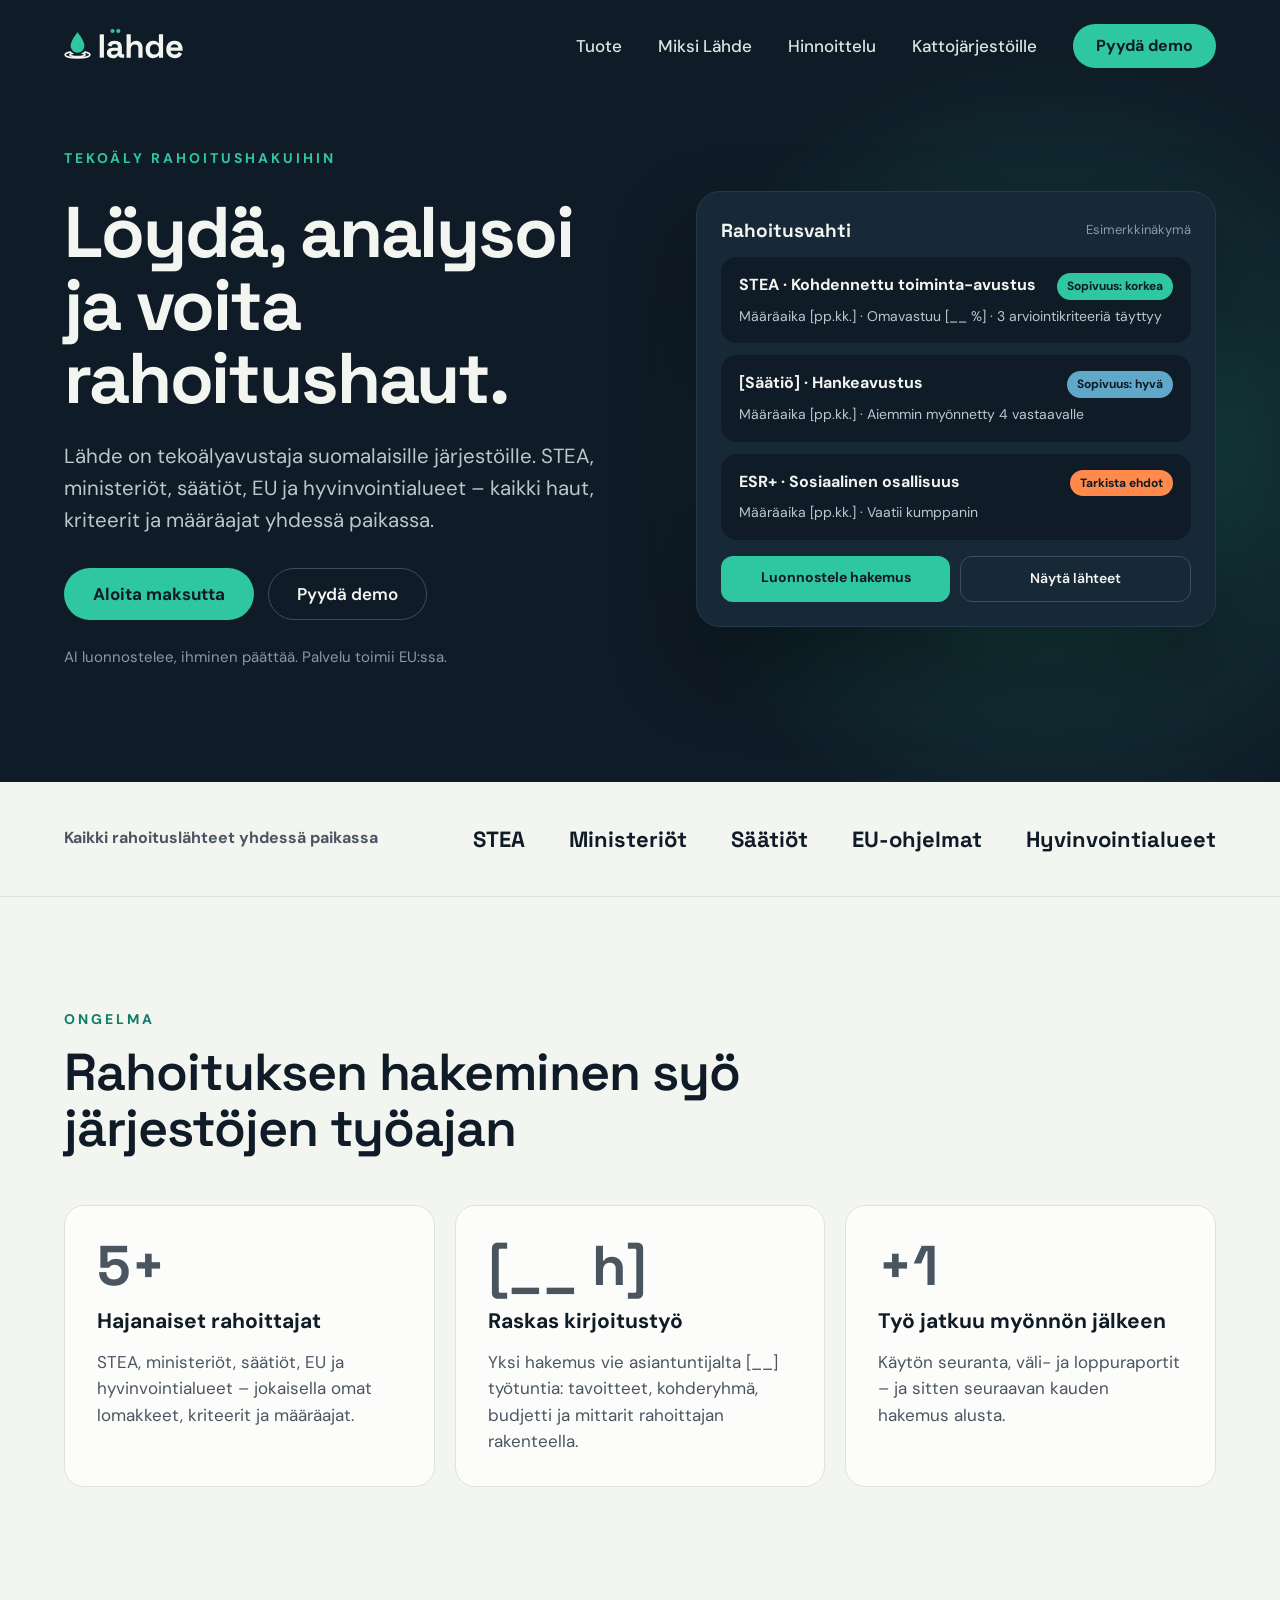
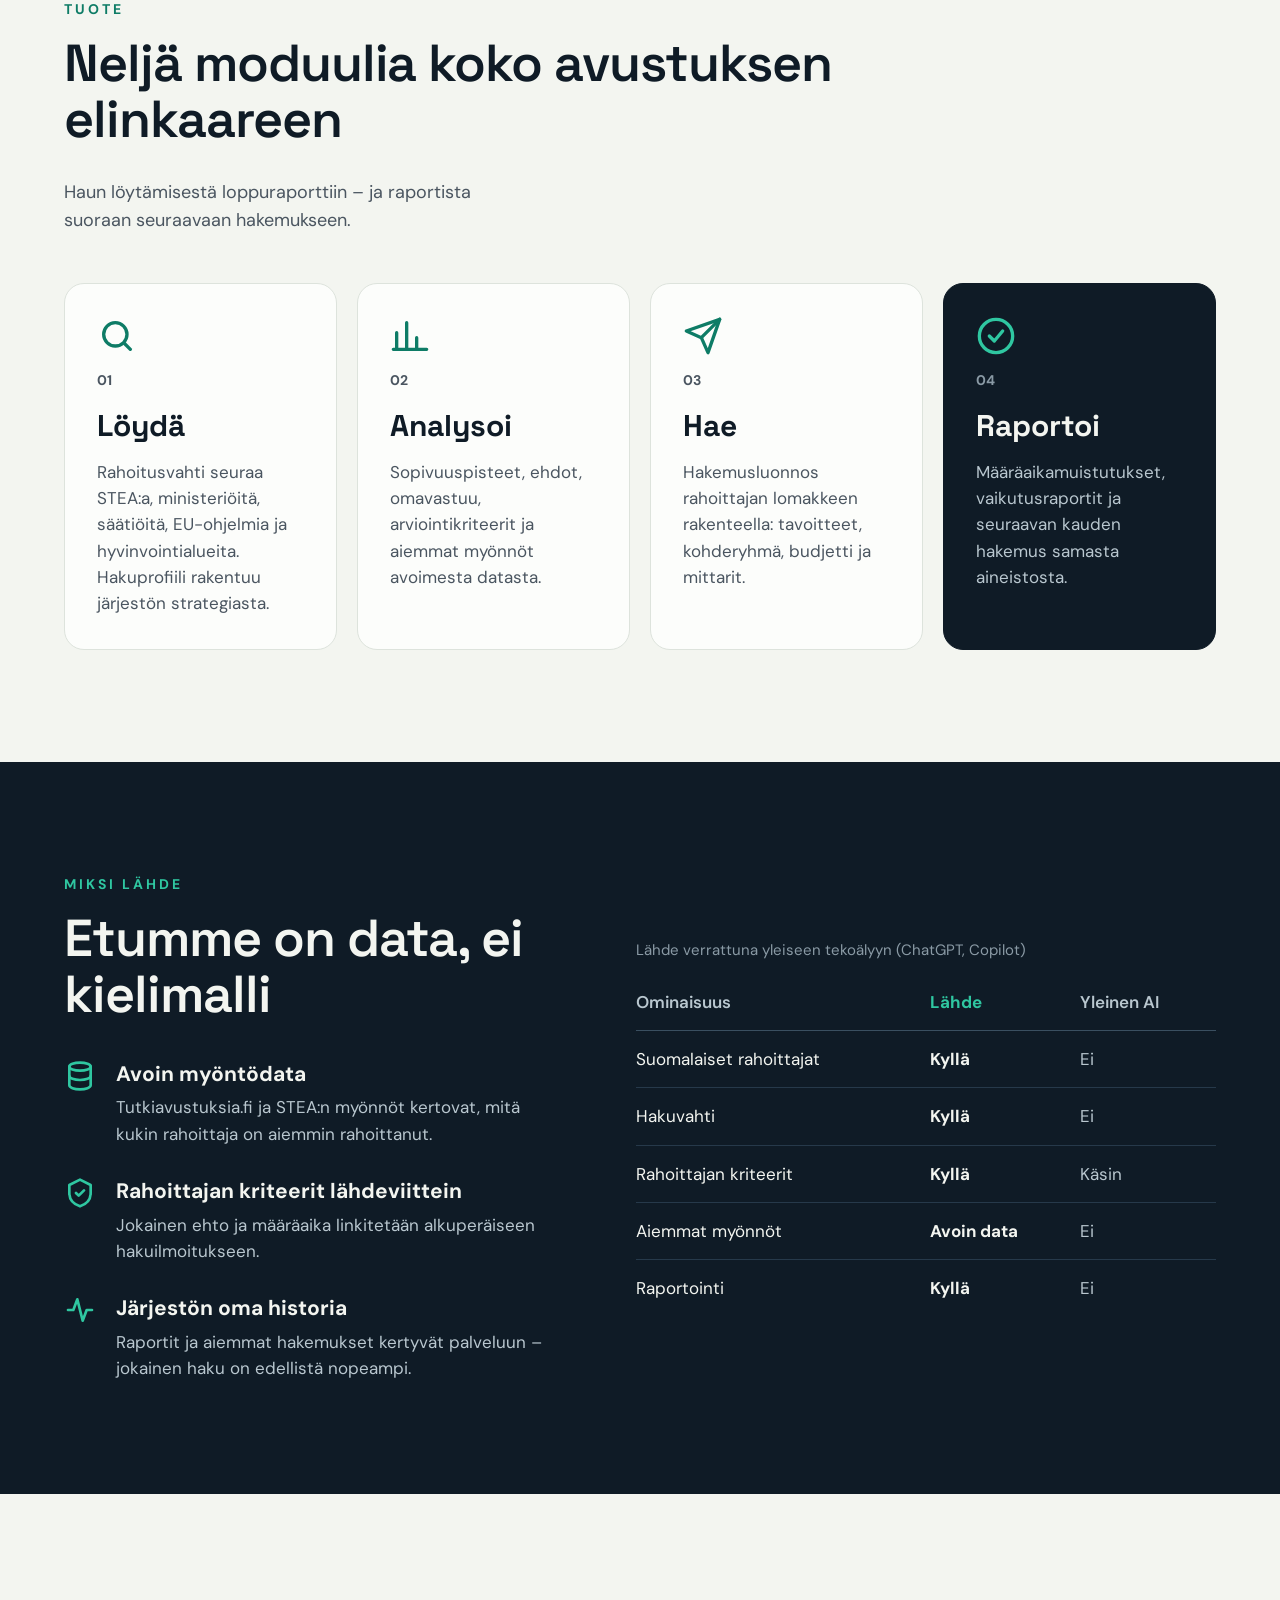
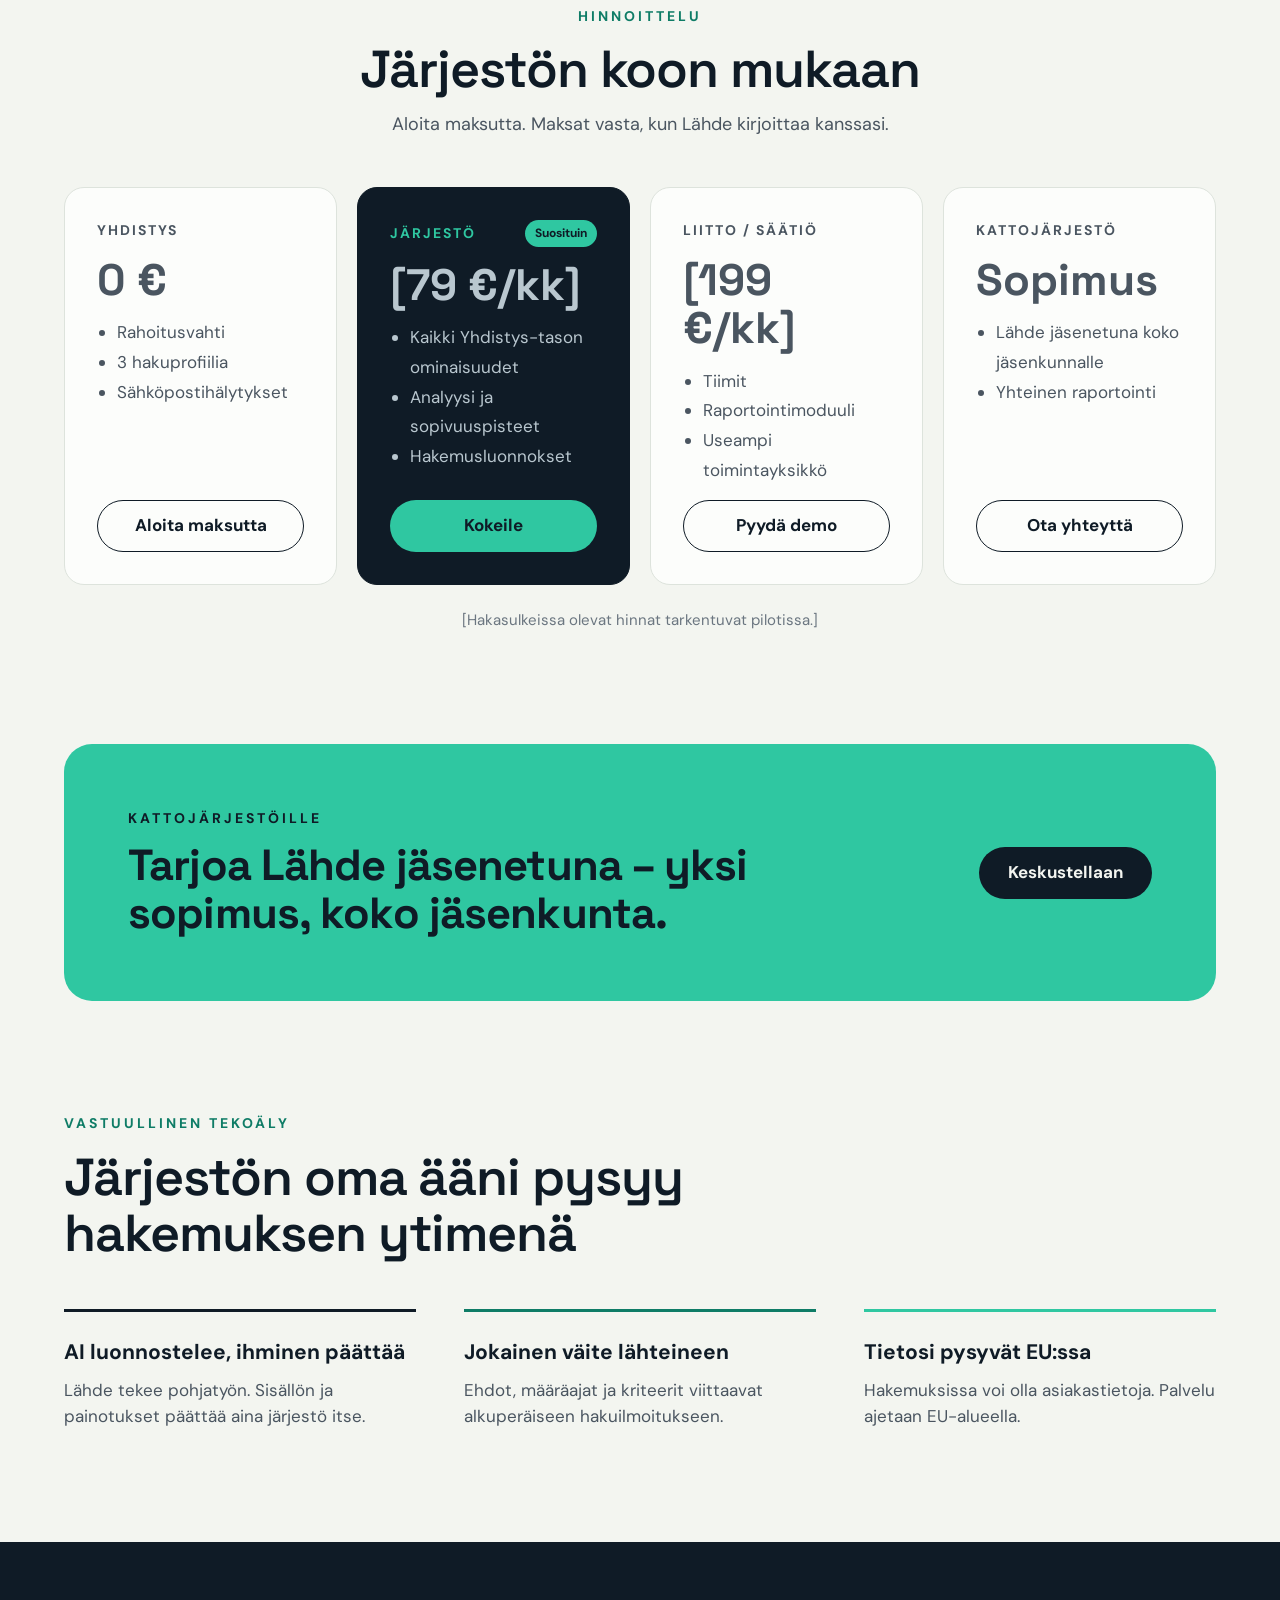
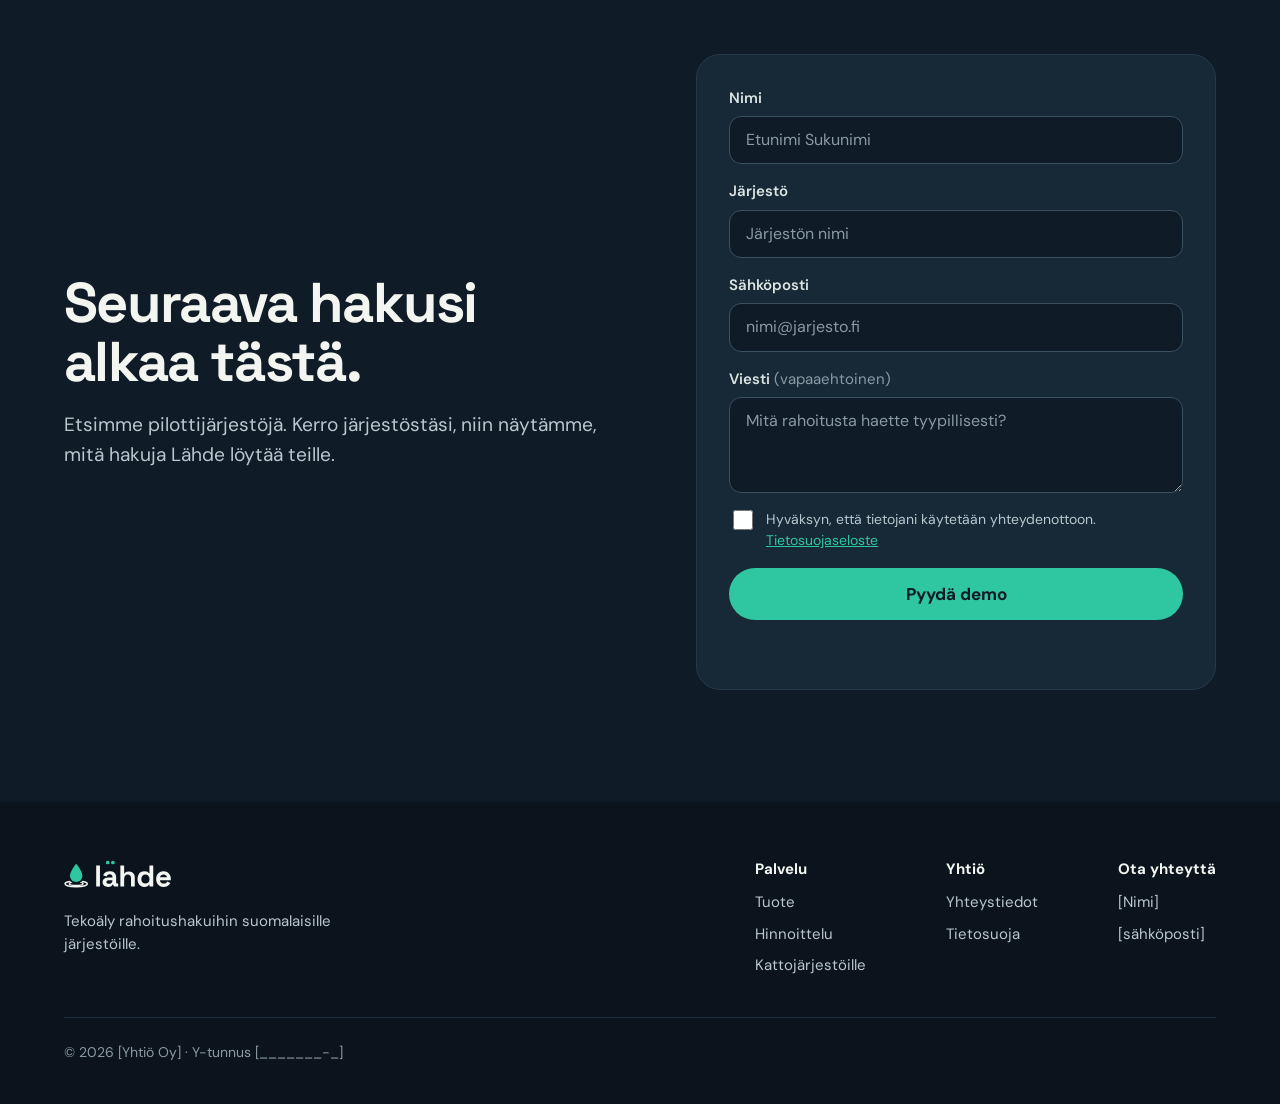
<file: index.html>
<!doctype html>
<html lang="fi">
<head>
<meta charset="utf-8">
<meta name="viewport" content="width=device-width, initial-scale=1">
<title>Lähde – tekoäly rahoitushakuihin suomalaisille järjestöille</title>
<meta name="description" content="Lähde löytää, analysoi ja kirjoittaa rahoitushakemukset – ja raportoi myönnön jälkeen. STEA, ministeriöt, säätiöt, EU ja hyvinvointialueet yhdessä paikassa.">
<meta name="theme-color" content="#0F1B26">
<link rel="icon" href="assets/img/favicon.svg" type="image/svg+xml">
<link rel="icon" href="assets/img/favicon-32.png" sizes="32x32" type="image/png">
<link rel="apple-touch-icon" href="assets/img/apple-touch-icon.png">
<meta property="og:type" content="website">
<meta property="og:locale" content="fi_FI">
<meta property="og:title" content="Lähde – tekoäly rahoitushakuihin">
<meta property="og:description" content="Löydä, analysoi ja voita rahoitushaut tekoälyn avulla – suomalaisille järjestöille.">
<meta property="og:image" content="assets/img/og-image.png">
<meta name="twitter:card" content="summary_large_image">
<link rel="preload" href="assets/fonts/space-grotesk.woff2" as="font" type="font/woff2" crossorigin>
<link rel="preload" href="assets/fonts/dm-sans.woff2" as="font" type="font/woff2" crossorigin>
<link rel="stylesheet" href="assets/css/styles.css">
</head>
<body id="top">
<a class="skip-link" href="#sisalto">Siirry sisältöön</a>

<header class="hero dark">
  <nav class="nav wrap" aria-label="Päävalikko">
    <a class="nav-logo" href="#top"><img src="assets/img/lahde-logo-negatiivi.svg" alt="Lähde – etusivulle" width="121" height="40"></a>
    <button class="nav-toggle" type="button" aria-expanded="false" aria-controls="nav-links" aria-label="Avaa valikko">
      <svg width="20" height="20" viewBox="0 0 24 24" fill="none" stroke="currentColor" stroke-width="2" stroke-linecap="round" aria-hidden="true"><path d="M3 6h18M3 12h18M3 18h18"/></svg>
    </button>
    <ul class="nav-links" id="nav-links">
      <li><a href="#tuote">Tuote</a></li>
      <li><a href="#miksi">Miksi Lähde</a></li>
      <li><a href="#hinnat">Hinnoittelu</a></li>
      <li><a href="#kattojarjestot">Kattojärjestöille</a></li>
      <li><a class="btn btn-primary btn-sm" href="#demo">Pyydä demo</a></li>
    </ul>
  </nav>

  <div class="hero-inner wrap">
    <div class="hero-copy">
      <p class="eyebrow">Tekoäly rahoitushakuihin</p>
      <h1>Löydä, analysoi ja voita rahoitushaut.</h1>
      <p class="lead">Lähde on tekoälyavustaja suomalaisille järjestöille. STEA, ministeriöt, säätiöt, EU ja hyvinvointialueet – kaikki haut, kriteerit ja määräajat yhdessä paikassa.</p>
      <div class="hero-ctas">
        <a class="btn btn-primary" href="#hinnat">Aloita maksutta</a>
        <a class="btn btn-ghost" href="#demo">Pyydä demo</a>
      </div>
      <p class="hero-note">AI luonnostelee, ihminen päättää. Palvelu toimii EU:ssa.</p>
    </div>

    <figure class="mock" aria-label="Esimerkkinäkymä Lähteen rahoitusvahdista">
      <div class="mock-head"><span class="mock-title">Rahoitusvahti</span><span class="mock-tag">Esimerkkinäkymä</span></div>
      <div class="mock-item">
        <div class="mock-row"><span class="mock-name">STEA · Kohdennettu toiminta-avustus</span><span class="pill pill-mint">Sopivuus: korkea</span></div>
        <span class="mock-meta">Määräaika [pp.kk.] · Omavastuu [__ %] · 3 arviointikriteeriä täyttyy</span>
      </div>
      <div class="mock-item">
        <div class="mock-row"><span class="mock-name">[Säätiö] · Hankeavustus</span><span class="pill pill-blue">Sopivuus: hyvä</span></div>
        <span class="mock-meta">Määräaika [pp.kk.] · Aiemmin myönnetty 4 vastaavalle</span>
      </div>
      <div class="mock-item">
        <div class="mock-row"><span class="mock-name">ESR+ · Sosiaalinen osallisuus</span><span class="pill pill-orange">Tarkista ehdot</span></div>
        <span class="mock-meta">Määräaika [pp.kk.] · Vaatii kumppanin</span>
      </div>
      <div class="mock-actions" aria-hidden="true"><span class="a1">Luonnostele hakemus</span><span class="a2">Näytä lähteet</span></div>
    </figure>
  </div>
</header>

<main id="sisalto">

  <section class="funders" aria-label="Rahoituslähteet">
    <div class="wrap">
      <p>Kaikki rahoituslähteet yhdessä paikassa</p>
      <ul>
        <li>STEA</li><li>Ministeriöt</li><li>Säätiöt</li><li>EU-ohjelmat</li><li>Hyvinvointialueet</li>
      </ul>
    </div>
  </section>

  <section class="section" aria-labelledby="ongelma-h">
    <div class="wrap">
      <div class="section-head">
        <p class="eyebrow">Ongelma</p>
        <h2 class="h2" id="ongelma-h">Rahoituksen hakeminen syö järjestöjen työajan</h2>
      </div>
      <div class="grid grid-3">
        <article class="card">
          <p class="stat">5+</p>
          <h3>Hajanaiset rahoittajat</h3>
          <p>STEA, ministeriöt, säätiöt, EU ja hyvinvointialueet – jokaisella omat lomakkeet, kriteerit ja määräajat.</p>
        </article>
        <article class="card">
          <p class="stat">[__ h]</p>
          <h3>Raskas kirjoitustyö</h3>
          <p>Yksi hakemus vie asiantuntijalta [__] työtuntia: tavoitteet, kohderyhmä, budjetti ja mittarit rahoittajan rakenteella.</p>
        </article>
        <article class="card">
          <p class="stat">+1</p>
          <h3>Työ jatkuu myönnön jälkeen</h3>
          <p>Käytön seuranta, väli- ja loppuraportit – ja sitten seuraavan kauden hakemus alusta.</p>
        </article>
      </div>
    </div>
  </section>

  <section class="section" id="tuote" aria-labelledby="tuote-h" style="padding-top:0">
    <div class="wrap">
      <div class="head-row">
        <div class="section-head">
          <p class="eyebrow">Tuote</p>
          <h2 class="h2" id="tuote-h">Neljä moduulia koko avustuksen elinkaareen</h2>
        </div>
        <p class="aside">Haun löytämisestä loppuraporttiin – ja raportista suoraan seuraavaan hakemukseen.</p>
      </div>
      <div class="grid grid-4">
        <article class="card">
          <svg class="icon" viewBox="0 0 24 24" fill="none" stroke="currentColor" stroke-width="2" stroke-linecap="round" stroke-linejoin="round" aria-hidden="true"><circle cx="11" cy="11" r="7"/><path d="M20 20l-3.5-3.5"/></svg>
          <p class="module-num">01</p>
          <h3 class="module-title">Löydä</h3>
          <p>Rahoitusvahti seuraa STEA:a, ministeriöitä, säätiöitä, EU-ohjelmia ja hyvinvointialueita. Hakuprofiili rakentuu järjestön strategiasta.</p>
        </article>
        <article class="card">
          <svg class="icon" viewBox="0 0 24 24" fill="none" stroke="currentColor" stroke-width="2" stroke-linecap="round" stroke-linejoin="round" aria-hidden="true"><path d="M4 20V10M10 20V4M16 20v-7M22 20H2"/></svg>
          <p class="module-num">02</p>
          <h3 class="module-title">Analysoi</h3>
          <p>Sopivuuspisteet, ehdot, omavastuu, arviointikriteerit ja aiemmat myönnöt avoimesta datasta.</p>
        </article>
        <article class="card">
          <svg class="icon" viewBox="0 0 24 24" fill="none" stroke="currentColor" stroke-width="2" stroke-linecap="round" stroke-linejoin="round" aria-hidden="true"><path d="M22 2L11 13"/><path d="M22 2l-7 20-4-9-9-4 20-7z"/></svg>
          <p class="module-num">03</p>
          <h3 class="module-title">Hae</h3>
          <p>Hakemusluonnos rahoittajan lomakkeen rakenteella: tavoitteet, kohderyhmä, budjetti ja mittarit.</p>
        </article>
        <article class="card is-dark">
          <svg class="icon" viewBox="0 0 24 24" fill="none" stroke="currentColor" stroke-width="2" stroke-linecap="round" stroke-linejoin="round" aria-hidden="true"><circle cx="12" cy="12" r="10"/><path d="M8 12l3 3 5-6"/></svg>
          <p class="module-num">04</p>
          <h3 class="module-title">Raportoi</h3>
          <p>Määräaikamuistutukset, vaikutusraportit ja seuraavan kauden hakemus samasta aineistosta.</p>
        </article>
      </div>
    </div>
  </section>

  <section class="section dark" id="miksi" aria-labelledby="miksi-h">
    <div class="wrap why">
      <div>
        <div class="section-head">
          <p class="eyebrow">Miksi Lähde</p>
          <h2 class="h2" id="miksi-h">Etumme on data, ei kielimalli</h2>
        </div>
        <ul class="features">
          <li>
            <svg class="icon" viewBox="0 0 24 24" fill="none" stroke="currentColor" stroke-width="2" stroke-linecap="round" stroke-linejoin="round" aria-hidden="true"><ellipse cx="12" cy="5" rx="8" ry="3"/><path d="M4 5v14c0 1.7 3.6 3 8 3s8-1.3 8-3V5"/><path d="M4 12c0 1.7 3.6 3 8 3s8-1.3 8-3"/></svg>
            <div><h3>Avoin myöntödata</h3><p>Tutkiavustuksia.fi ja STEA:n myönnöt kertovat, mitä kukin rahoittaja on aiemmin rahoittanut.</p></div>
          </li>
          <li>
            <svg class="icon" viewBox="0 0 24 24" fill="none" stroke="currentColor" stroke-width="2" stroke-linecap="round" stroke-linejoin="round" aria-hidden="true"><path d="M9 12l2 2 4-4"/><path d="M12 2l8 4v6c0 5-3.5 8.5-8 10-4.5-1.5-8-5-8-10V6l8-4z"/></svg>
            <div><h3>Rahoittajan kriteerit lähdeviittein</h3><p>Jokainen ehto ja määräaika linkitetään alkuperäiseen hakuilmoitukseen.</p></div>
          </li>
          <li>
            <svg class="icon" viewBox="0 0 24 24" fill="none" stroke="currentColor" stroke-width="2" stroke-linecap="round" stroke-linejoin="round" aria-hidden="true"><path d="M3 12h4l3-8 4 16 3-8h4"/></svg>
            <div><h3>Järjestön oma historia</h3><p>Raportit ja aiemmat hakemukset kertyvät palveluun – jokainen haku on edellistä nopeampi.</p></div>
          </li>
        </ul>
      </div>
      <table class="compare">
        <caption>Lähde verrattuna yleiseen tekoälyyn (ChatGPT, Copilot)</caption>
        <thead><tr><th scope="col">Ominaisuus</th><th scope="col">Lähde</th><th scope="col">Yleinen AI</th></tr></thead>
        <tbody>
          <tr><td>Suomalaiset rahoittajat</td><td>Kyllä</td><td>Ei</td></tr>
          <tr><td>Hakuvahti</td><td>Kyllä</td><td>Ei</td></tr>
          <tr><td>Rahoittajan kriteerit</td><td>Kyllä</td><td>Käsin</td></tr>
          <tr><td>Aiemmat myönnöt</td><td>Avoin data</td><td>Ei</td></tr>
          <tr><td>Raportointi</td><td>Kyllä</td><td>Ei</td></tr>
        </tbody>
      </table>
    </div>
  </section>

  <section class="section" id="hinnat" aria-labelledby="hinnat-h">
    <div class="wrap">
      <div class="section-head center">
        <p class="eyebrow">Hinnoittelu</p>
        <h2 class="h2" id="hinnat-h">Järjestön koon mukaan</h2>
        <p class="lead">Aloita maksutta. Maksat vasta, kun Lähde kirjoittaa kanssasi.</p>
      </div>
      <div class="grid grid-4">
        <article class="card">
          <p class="price-tier">Yhdistys</p>
          <p class="price">0 €</p>
          <ul><li>Rahoitusvahti</li><li>3 hakuprofiilia</li><li>Sähköpostihälytykset</li></ul>
          <a class="btn btn-outline btn-block" href="#demo" data-plan="Yhdistys">Aloita maksutta</a>
        </article>
        <article class="card is-dark">
          <div class="tier-top"><p class="price-tier">Järjestö</p><span class="pill pill-mint">Suosituin</span></div>
          <p class="price">[79 €/kk]</p>
          <ul><li>Kaikki Yhdistys-tason ominaisuudet</li><li>Analyysi ja sopivuuspisteet</li><li>Hakemusluonnokset</li></ul>
          <a class="btn btn-primary btn-block" href="#demo" data-plan="Järjestö">Kokeile</a>
        </article>
        <article class="card">
          <p class="price-tier">Liitto / säätiö</p>
          <p class="price">[199 €/kk]</p>
          <ul><li>Tiimit</li><li>Raportointimoduuli</li><li>Useampi toimintayksikkö</li></ul>
          <a class="btn btn-outline btn-block" href="#demo" data-plan="Liitto / säätiö">Pyydä demo</a>
        </article>
        <article class="card">
          <p class="price-tier">Kattojärjestö</p>
          <p class="price">Sopimus</p>
          <ul><li>Lähde jäsenetuna koko jäsenkunnalle</li><li>Yhteinen raportointi</li></ul>
          <a class="btn btn-outline btn-block" href="#demo" data-plan="Kattojärjestö">Ota yhteyttä</a>
        </article>
      </div>
      <p class="fineprint">[Hakasulkeissa olevat hinnat tarkentuvat pilotissa.]</p>
    </div>
  </section>

  <section id="kattojarjestot" aria-labelledby="katto-h">
    <div class="wrap">
      <div class="band">
        <div>
          <p class="eyebrow">Kattojärjestöille</p>
          <h2 id="katto-h">Tarjoa Lähde jäsenetuna – yksi sopimus, koko jäsenkunta.</h2>
        </div>
        <a class="btn btn-dark" href="#demo" data-plan="Kattojärjestö">Keskustellaan</a>
      </div>
    </div>
  </section>

  <section class="section" aria-labelledby="vastuu-h">
    <div class="wrap">
      <div class="section-head">
        <p class="eyebrow">Vastuullinen tekoäly</p>
        <h2 class="h2" id="vastuu-h">Järjestön oma ääni pysyy hakemuksen ytimenä</h2>
      </div>
      <ul class="pillars">
        <li><h3>AI luonnostelee, ihminen päättää</h3><p>Lähde tekee pohjatyön. Sisällön ja painotukset päättää aina järjestö itse.</p></li>
        <li><h3>Jokainen väite lähteineen</h3><p>Ehdot, määräajat ja kriteerit viittaavat alkuperäiseen hakuilmoitukseen.</p></li>
        <li><h3>Tietosi pysyvät EU:ssa</h3><p>Hakemuksissa voi olla asiakastietoja. Palvelu ajetaan EU-alueella.</p></li>
      </ul>
    </div>
  </section>

  <section class="section dark" id="demo" aria-labelledby="demo-h">
    <div class="wrap contact">
      <div>
        <h2 id="demo-h">Seuraava hakusi alkaa tästä.</h2>
        <p class="lead">Etsimme pilottijärjestöjä. Kerro järjestöstäsi, niin näytämme, mitä hakuja Lähde löytää teille.</p>
      </div>
      <!-- Vaihda action-osoite omaan lomakepalveluusi (ks. README.md) -->
      <form class="form" id="demo-form" action="https://formspree.io/f/YOUR_FORM_ID" method="POST" novalidate>
        <div class="field">
          <label for="f-name">Nimi</label>
          <input id="f-name" name="nimi" type="text" autocomplete="name" placeholder="Etunimi Sukunimi" required>
        </div>
        <div class="field">
          <label for="f-org">Järjestö</label>
          <input id="f-org" name="jarjesto" type="text" autocomplete="organization" placeholder="Järjestön nimi" required>
        </div>
        <div class="field">
          <label for="f-email">Sähköposti</label>
          <input id="f-email" name="email" type="email" autocomplete="email" placeholder="nimi@jarjesto.fi" required>
        </div>
        <div class="field">
          <label for="f-msg">Viesti <span style="font-weight:400;color:var(--on-dark-soft)">(vapaaehtoinen)</span></label>
          <textarea id="f-msg" name="viesti" placeholder="Mitä rahoitusta haette tyypillisesti?"></textarea>
        </div>
        <input type="hidden" name="paketti" id="f-plan" value="">
        <label class="hp" aria-hidden="true">Älä täytä <input type="text" name="_gotcha" tabindex="-1" autocomplete="off"></label>
        <label class="consent"><input type="checkbox" name="suostumus" required> <span>Hyväksyn, että tietojani käytetään yhteydenottoon. <a href="tietosuoja.html">Tietosuojaseloste</a></span></label>
        <button class="btn btn-primary btn-block" type="submit">Pyydä demo</button>
        <p class="form-status" id="form-status" role="status" aria-live="polite"></p>
      </form>
    </div>
  </section>

</main>

<footer class="footer">
  <div class="wrap">
    <div class="footer-top">
      <div class="footer-brand">
        <img src="assets/img/lahde-logo-negatiivi.svg" alt="Lähde" width="109" height="36">
        <p>Tekoäly rahoitushakuihin suomalaisille järjestöille.</p>
      </div>
      <div class="footer-cols">
        <div><h2>Palvelu</h2><ul><li><a href="#tuote">Tuote</a></li><li><a href="#hinnat">Hinnoittelu</a></li><li><a href="#kattojarjestot">Kattojärjestöille</a></li></ul></div>
        <div><h2>Yhtiö</h2><ul><li><a href="#demo">Yhteystiedot</a></li><li><a href="tietosuoja.html">Tietosuoja</a></li></ul></div>
        <div><h2>Ota yhteyttä</h2><ul><li>[Nimi]</li><li><a href="mailto:[sahkoposti]">[sähköposti]</a></li></ul></div>
      </div>
    </div>
    <p class="footer-bottom">© <span id="year">2026</span> [Yhtiö Oy] · Y-tunnus [_______-_]</p>
  </div>
</footer>

<script src="assets/js/main.js" defer></script>
</body>
</html>
</file>
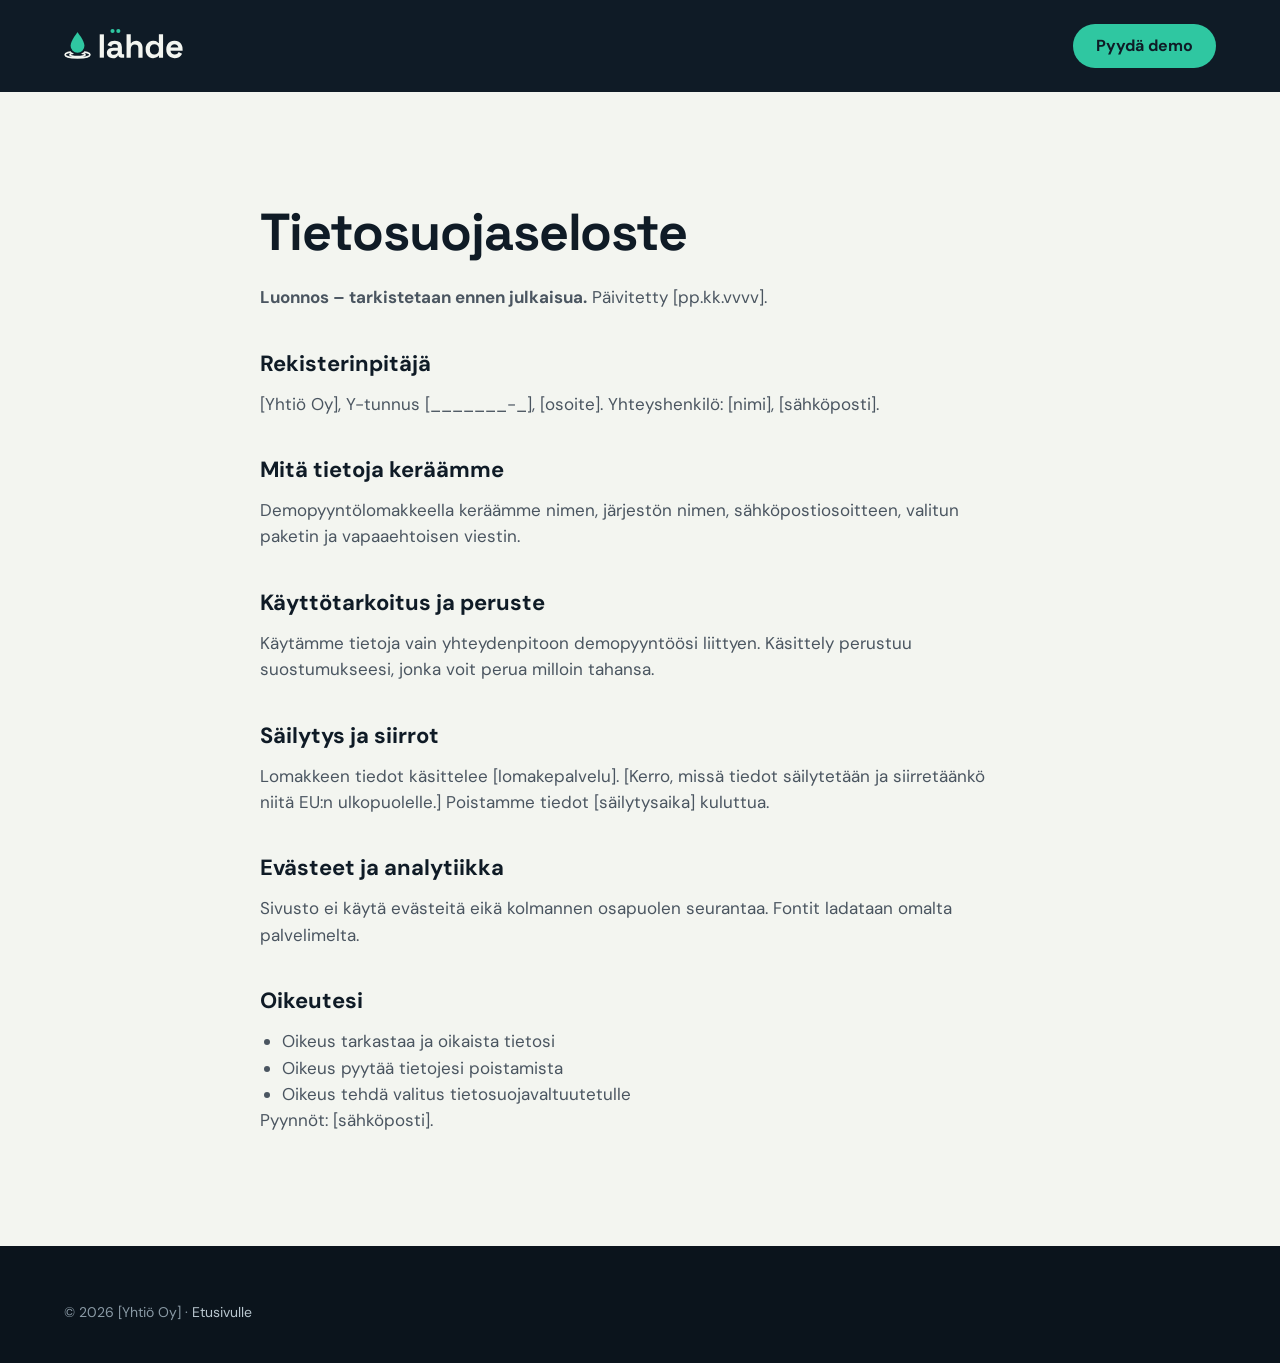
<file: tietosuoja.html>
<!doctype html>
<html lang="fi">
<head>
<meta charset="utf-8">
<meta name="viewport" content="width=device-width, initial-scale=1">
<title>Tietosuojaseloste – Lähde</title>
<meta name="robots" content="noindex">
<meta name="theme-color" content="#0F1B26">
<link rel="icon" href="assets/img/favicon.svg" type="image/svg+xml">
<link rel="stylesheet" href="assets/css/styles.css">
</head>
<body>
<header class="dark">
  <nav class="nav wrap" aria-label="Päävalikko">
    <a class="nav-logo" href="index.html"><img src="assets/img/lahde-logo-negatiivi.svg" alt="Lähde – etusivulle" width="121" height="40"></a>
    <a class="btn btn-primary btn-sm" href="index.html#demo">Pyydä demo</a>
  </nav>
</header>

<main class="page">
  <div class="wrap">
    <h1>Tietosuojaseloste</h1>
    <p><b>Luonnos – tarkistetaan ennen julkaisua.</b> Päivitetty [pp.kk.vvvv].</p>

    <h2>Rekisterinpitäjä</h2>
    <p>[Yhtiö Oy], Y-tunnus [_______-_], [osoite]. Yhteyshenkilö: [nimi], [sähköposti].</p>

    <h2>Mitä tietoja keräämme</h2>
    <p>Demopyyntölomakkeella keräämme nimen, järjestön nimen, sähköpostiosoitteen, valitun paketin ja vapaaehtoisen viestin.</p>

    <h2>Käyttötarkoitus ja peruste</h2>
    <p>Käytämme tietoja vain yhteydenpitoon demopyyntöösi liittyen. Käsittely perustuu suostumukseesi, jonka voit perua milloin tahansa.</p>

    <h2>Säilytys ja siirrot</h2>
    <p>Lomakkeen tiedot käsittelee [lomakepalvelu]. [Kerro, missä tiedot säilytetään ja siirretäänkö niitä EU:n ulkopuolelle.] Poistamme tiedot [säilytysaika] kuluttua.</p>

    <h2>Evästeet ja analytiikka</h2>
    <p>Sivusto ei käytä evästeitä eikä kolmannen osapuolen seurantaa. Fontit ladataan omalta palvelimelta.</p>

    <h2>Oikeutesi</h2>
    <ul>
      <li>Oikeus tarkastaa ja oikaista tietosi</li>
      <li>Oikeus pyytää tietojesi poistamista</li>
      <li>Oikeus tehdä valitus tietosuojavaltuutetulle</li>
    </ul>
    <p>Pyynnöt: [sähköposti].</p>
  </div>
</main>

<footer class="footer">
  <div class="wrap">
    <p class="footer-bottom" style="margin-top:0;border-top:none;padding-top:0">© 2026 [Yhtiö Oy] · <a href="index.html">Etusivulle</a></p>
  </div>
</footer>
</body>
</html>
</file>
<file: assets/css/styles.css>
/* Lähde – verkkosivut */

@font-face {
  font-family: "DM Sans";
  src: url("../fonts/dm-sans.woff2") format("woff2");
  font-weight: 100 1000;
  font-style: normal;
  font-display: swap;
}
@font-face {
  font-family: "Space Grotesk";
  src: url("../fonts/space-grotesk.woff2") format("woff2");
  font-weight: 300 700;
  font-style: normal;
  font-display: swap;
}

:root {
  --ink: #0f1b26;
  --ink-2: #172837;
  --ink-3: #0b141c;
  --line-dark: #26394a;
  --line-dark-2: #3a4f60;
  --paper: #f3f5f0;
  --card: #fcfdfb;
  --line: #dde3dc;
  --mint: #2fc7a1;
  --teal: #0e7c66;
  --teal-hover: #0a5e4d;
  --blue: #5fa8c9;
  --orange: #ff8a4c;
  --text: #0f1b26;
  --text-muted: #4a5560;
  --text-soft: #6b7680;
  --on-dark: #f3f5f0;
  --on-dark-muted: #b9c7cf;
  --on-dark-soft: #8a9aa5;

  --font-body: "DM Sans", system-ui, -apple-system, "Segoe UI", sans-serif;
  --font-display: "Space Grotesk", "DM Sans", system-ui, sans-serif;

  --wrap: 1248px;
  --gutter: clamp(20px, 5vw, 96px);
  --radius: 20px;
  --section: clamp(64px, 9vw, 112px);
}

*, *::before, *::after { box-sizing: border-box; }
html { scroll-behavior: smooth; -webkit-text-size-adjust: 100%; }
@media (prefers-reduced-motion: reduce) { html { scroll-behavior: auto; } }
body {
  margin: 0;
  font-family: var(--font-body);
  font-size: 17px;
  line-height: 1.55;
  color: var(--text);
  background: var(--paper);
  -webkit-font-smoothing: antialiased;
}
img, svg { display: block; max-width: 100%; }
h1, h2, h3, p, ul { margin: 0; }
a { color: var(--teal); }
a:hover { color: var(--teal-hover); }
:focus-visible { outline: 3px solid var(--mint); outline-offset: 3px; border-radius: 6px; }

.skip-link {
  position: absolute; left: 16px; top: -60px; z-index: 100;
  background: var(--mint); color: var(--ink); padding: 10px 16px; border-radius: 10px; font-weight: 700;
}
.skip-link:focus { top: 16px; }
.visually-hidden {
  position: absolute !important; width: 1px; height: 1px; overflow: hidden;
  clip: rect(0 0 0 0); white-space: nowrap;
}

.wrap { width: 100%; max-width: calc(var(--wrap) + 2 * var(--gutter)); margin: 0 auto; padding: 0 var(--gutter); }
.section { padding: var(--section) 0; }
.dark { background: var(--ink); color: var(--on-dark); }

.eyebrow {
  font-size: 14px; font-weight: 700; letter-spacing: 3px; text-transform: uppercase; color: var(--teal);
}
.dark .eyebrow { color: var(--mint); }
.h2 {
  font-family: var(--font-display);
  font-size: clamp(32px, 4.2vw, 52px);
  line-height: 1.08; font-weight: 600; letter-spacing: -0.02em;
}
.section-head { display: flex; flex-direction: column; gap: 14px; max-width: 820px; margin-bottom: 48px; }
.section-head.center { margin-left: auto; margin-right: auto; text-align: center; align-items: center; }
.section-head .lead { color: var(--text-muted); font-size: 18px; }

/* Buttons */
.btn {
  display: inline-flex; align-items: center; justify-content: center;
  min-height: 52px; padding: 0 28px; border-radius: 999px;
  font: 700 17px/1 var(--font-body); text-decoration: none; cursor: pointer;
  border: 1.5px solid transparent; transition: background-color .15s, color .15s, border-color .15s;
}
.btn-primary { background: var(--mint); color: var(--ink); }
.btn-primary:hover { background: #4fd9b6; color: var(--ink); }
.btn-ghost { border-color: var(--line-dark-2); color: var(--on-dark); font-weight: 600; }
.btn-ghost:hover { border-color: var(--on-dark-muted); color: var(--on-dark); }
.btn-outline { border-color: var(--ink); color: var(--ink); }
.btn-outline:hover { background: var(--ink); color: var(--on-dark); }
.btn-dark { background: var(--ink); color: var(--on-dark); }
.btn-dark:hover { background: #1d3040; color: var(--on-dark); }
.btn-sm { min-height: 44px; padding: 0 22px; font-size: 16px; }
.btn-block { width: 100%; }

/* Header / nav */
.hero { position: relative; overflow: hidden; }
.hero::before {
  content: ""; position: absolute; right: -180px; top: 40px; width: 820px; height: 820px; border-radius: 50%;
  background: radial-gradient(circle, rgba(47,199,161,.42) 0%, rgba(28,110,98,.22) 40%, rgba(15,27,38,0) 70%);
  pointer-events: none;
}
.nav { position: relative; z-index: 10; display: flex; align-items: center; justify-content: space-between; padding-top: 24px; padding-bottom: 24px; }
.nav-logo { display: inline-flex; }
.nav-logo img { height: 40px; width: auto; }
.nav-links { display: flex; align-items: center; gap: 36px; list-style: none; padding: 0; }
.nav-links a:not(.btn) { color: #dce5e2; text-decoration: none; font-weight: 500; }
.nav-links a:not(.btn):hover { color: var(--mint); }
.nav-toggle {
  display: none; width: 44px; height: 44px; align-items: center; justify-content: center;
  background: transparent; border: 1px solid var(--line-dark-2); border-radius: 12px; color: var(--on-dark); cursor: pointer;
}

.hero-inner { position: relative; display: grid; grid-template-columns: minmax(0, 1fr) minmax(0, 520px); gap: 64px; align-items: center; padding-top: 56px; padding-bottom: 112px; }
.hero-copy { display: flex; flex-direction: column; gap: 26px; }
.hero h1 {
  font-family: var(--font-display); font-size: clamp(42px, 5.6vw, 76px);
  line-height: 1.02; font-weight: 700; letter-spacing: -0.03em;
}
.hero .lead { font-size: clamp(17px, 1.6vw, 21px); color: var(--on-dark-muted); max-width: 580px; }
.hero-ctas { display: flex; flex-wrap: wrap; gap: 14px; padding-top: 6px; }
.hero-note { font-size: 15px; color: var(--on-dark-soft); }

/* Product mock */
.mock { margin: 0; min-width: 0; background: var(--ink-2); border: 1px solid var(--line-dark); border-radius: 24px; padding: 24px; box-shadow: 0 40px 80px rgba(0,0,0,.35); display: flex; flex-direction: column; gap: 12px; }
.mock-head { display: flex; justify-content: space-between; align-items: center; }
.mock-title { font-family: var(--font-display); font-weight: 700; font-size: 19px; }
.mock-tag { font-size: 13px; color: var(--on-dark-soft); }
.mock-item { background: var(--ink); border-radius: 16px; padding: 16px 18px; display: flex; flex-direction: column; gap: 6px; }
.mock-row { display: flex; justify-content: space-between; gap: 12px; align-items: flex-start; }
.mock-name { font-weight: 700; font-size: 16px; }
.mock-meta { font-size: 14px; color: var(--on-dark-muted); }
.pill { flex-shrink: 0; font-size: 12px; font-weight: 700; color: var(--ink); padding: 4px 10px; border-radius: 999px; white-space: nowrap; }
.pill-mint { background: var(--mint); } .pill-blue { background: var(--blue); } .pill-orange { background: var(--orange); }
.mock-actions { display: flex; gap: 10px; padding-top: 4px; }
.mock-actions span { flex: 1; text-align: center; font-size: 14px; font-weight: 700; padding: 11px; border-radius: 12px; }
.mock-actions .a1 { background: var(--mint); color: var(--ink); }
.mock-actions .a2 { border: 1px solid var(--line-dark-2); color: var(--on-dark); font-weight: 600; }

/* Funders strip */
.funders { border-bottom: 1px solid var(--line); }
.funders .wrap { display: flex; align-items: center; justify-content: space-between; gap: 24px 48px; flex-wrap: wrap; padding-top: 40px; padding-bottom: 40px; }
.funders p { font-size: 16px; font-weight: 700; color: var(--text-muted); }
.funders ul { display: flex; flex-wrap: wrap; gap: 10px 44px; list-style: none; padding: 0; font-family: var(--font-display); font-size: 22px; font-weight: 700; }

/* Cards */
.grid { display: grid; gap: 20px; }
.grid-3 { grid-template-columns: repeat(3, minmax(0, 1fr)); }
.grid-4 { grid-template-columns: repeat(4, minmax(0, 1fr)); }
.card { background: var(--card); border: 1px solid var(--line); border-radius: var(--radius); padding: 32px; display: flex; flex-direction: column; gap: 14px; }
.card h3 { font-size: 21px; font-weight: 700; line-height: 1.3; }
.card p { color: var(--text-muted); }
.card.is-dark { background: var(--ink); border-color: var(--ink); color: var(--on-dark); }
.card.is-dark p, .card.is-dark li { color: var(--on-dark-muted); }
.stat { font-family: var(--font-display); font-size: 56px; font-weight: 700; line-height: 1; color: var(--teal); }
.module-num { font-size: 14px; font-weight: 700; color: var(--text-soft); }
.card.is-dark .module-num { color: var(--on-dark-soft); }
.module-title { font-family: var(--font-display); font-size: 30px !important; }
.icon { width: 40px; height: 40px; color: var(--teal); }
.card.is-dark .icon, .dark .icon { color: var(--mint); }

.head-row { display: flex; align-items: flex-end; justify-content: space-between; gap: 32px 48px; flex-wrap: wrap; margin-bottom: 48px; }
.head-row .section-head { margin-bottom: 0; }
.head-row .aside { max-width: 420px; color: var(--text-muted); font-size: 18px; }

/* Why */
.why { display: grid; grid-template-columns: minmax(0, 1fr) minmax(0, 580px); gap: 72px; align-items: center; }
.why .section-head { margin-bottom: 36px; }
.features { display: flex; flex-direction: column; gap: 28px; list-style: none; padding: 0; }
.features li { display: flex; gap: 20px; }
.features .icon { width: 32px; height: 32px; flex-shrink: 0; margin-top: 2px; }
.features h3 { font-size: 21px; font-weight: 700; margin-bottom: 4px; }
.features p { color: var(--on-dark-muted); }
.compare { width: 100%; border-collapse: collapse; font-size: 17px; }
.compare caption { text-align: left; font-size: 15px; color: var(--on-dark-soft); padding-bottom: 12px; }
.compare th, .compare td { text-align: left; padding: 15px 12px 15px 0; border-bottom: 1px solid var(--line-dark); }
.compare thead th { font-weight: 600; color: var(--on-dark-muted); border-bottom-color: var(--line-dark-2); }
.compare thead th:nth-child(2) { color: var(--mint); font-weight: 700; }
.compare tbody td:nth-child(2) { font-weight: 700; }
.compare tbody td:nth-child(3) { color: var(--on-dark-muted); }
.compare tbody tr:last-child td { border-bottom: none; }

/* Pricing */
.price-tier { font-size: 14px; font-weight: 700; letter-spacing: 2px; text-transform: uppercase; color: var(--text-soft); }
.card.is-dark .price-tier { color: var(--mint); }
.price { font-family: var(--font-display); font-size: 44px; font-weight: 700; line-height: 1.1; }
.card ul { padding-left: 20px; line-height: 1.75; color: var(--text-muted); flex-grow: 1; }
.tier-top { display: flex; justify-content: space-between; align-items: center; gap: 8px; }
.fineprint { margin-top: 24px; text-align: center; font-size: 15px; color: var(--text-soft); }

/* Umbrella band */
.band { display: flex; align-items: center; justify-content: space-between; gap: 32px 64px; flex-wrap: wrap; background: var(--mint); color: var(--ink); border-radius: 28px; padding: clamp(32px, 5vw, 64px) clamp(24px, 5vw, 72px); }
.band .eyebrow { color: var(--ink); }
.band h2 { font-family: var(--font-display); font-size: clamp(28px, 3.4vw, 44px); line-height: 1.1; font-weight: 700; letter-spacing: -0.02em; max-width: 760px; margin-top: 12px; }

/* Trust */
.pillars { display: grid; grid-template-columns: repeat(3, minmax(0, 1fr)); gap: 48px; list-style: none; padding: 0; }
.pillars li { border-top: 3px solid var(--ink); padding-top: 24px; display: flex; flex-direction: column; gap: 8px; }
.pillars li:nth-child(2) { border-top-color: var(--teal); }
.pillars li:nth-child(3) { border-top-color: var(--mint); }
.pillars h3 { font-size: 21px; font-weight: 700; }
.pillars p { color: var(--text-muted); }

/* Contact */
.contact { display: grid; grid-template-columns: minmax(0, 1fr) minmax(0, 520px); gap: 80px; align-items: center; }
.contact h2 { font-family: var(--font-display); font-size: clamp(34px, 4.4vw, 56px); line-height: 1.05; font-weight: 700; letter-spacing: -0.03em; margin-bottom: 18px; }
.contact .lead { font-size: clamp(16px, 1.5vw, 20px); color: var(--on-dark-muted); }
.form { background: var(--ink-2); border: 1px solid var(--line-dark); border-radius: 24px; padding: clamp(20px, 3vw, 32px); display: flex; flex-direction: column; gap: 16px; }
.field { display: flex; flex-direction: column; gap: 6px; }
.field label { font-size: 15px; font-weight: 600; color: #dce5e2; }
.field input, .field textarea {
  min-height: 48px; padding: 12px 16px; border-radius: 12px; border: 1px solid var(--line-dark-2);
  background: var(--ink); color: var(--on-dark); font: 16px/1.4 var(--font-body);
}
.field textarea { min-height: 96px; resize: vertical; }
.field input::placeholder, .field textarea::placeholder { color: var(--on-dark-soft); }
.field input:focus, .field textarea:focus { outline: none; border-color: var(--mint); box-shadow: 0 0 0 3px rgba(47,199,161,.25); }
.consent { display: flex; gap: 10px; align-items: flex-start; font-size: 14px; color: var(--on-dark-muted); }
.consent input { width: 20px; height: 20px; margin-top: 1px; accent-color: var(--mint); flex-shrink: 0; }
.consent a { color: var(--mint); }
.form-status { font-size: 15px; min-height: 1.4em; }
.form-status.ok { color: var(--mint); }
.form-status.err { color: var(--orange); }
.hp { position: absolute; left: -9999px; }

/* Footer */
.footer { background: var(--ink-3); color: var(--on-dark-muted); font-size: 15px; padding: 56px 0 40px; }
.footer-top { display: flex; justify-content: space-between; gap: 40px; flex-wrap: wrap; }
.footer-brand { display: flex; flex-direction: column; gap: 16px; max-width: 320px; }
.footer-brand img { height: 36px; width: auto; align-self: flex-start; }
.footer-cols { display: flex; gap: 32px 80px; flex-wrap: wrap; }
.footer-cols h2 { font-size: 15px; font-weight: 700; color: var(--on-dark); margin-bottom: 10px; }
.footer-cols ul { list-style: none; padding: 0; display: flex; flex-direction: column; gap: 8px; }
.footer a { color: var(--on-dark-muted); text-decoration: none; }
.footer a:hover { color: var(--mint); }
.footer-bottom { margin-top: 40px; padding-top: 24px; border-top: 1px solid #1e2e3c; font-size: 14px; color: var(--on-dark-soft); }

/* Simple content page */
.page { padding: var(--section) 0; }
.page .wrap { max-width: calc(760px + 2 * var(--gutter)); }
.page h1 { font-family: var(--font-display); font-size: clamp(34px, 4.4vw, 52px); line-height: 1.08; letter-spacing: -0.02em; margin-bottom: 24px; }
.page h2 { font-size: 22px; margin: 36px 0 10px; }
.page p, .page li { color: var(--text-muted); }
.page ul { padding-left: 22px; }

/* Responsive */
@media (max-width: 1100px) {
  .grid-4 { grid-template-columns: repeat(2, minmax(0, 1fr)); }
  .why, .contact { grid-template-columns: minmax(0, 1fr); gap: 48px; }
}
@media (max-width: 960px) {
  .hero-inner { grid-template-columns: minmax(0, 1fr); gap: 48px; padding-top: 32px; padding-bottom: 64px; }
  .nav-toggle { display: inline-flex; }
  .nav-links {
    display: none; position: absolute; top: 100%; left: var(--gutter); right: var(--gutter);
    flex-direction: column; align-items: stretch; gap: 4px; padding: 16px;
    background: var(--ink-2); border: 1px solid var(--line-dark); border-radius: 18px; box-shadow: 0 24px 48px rgba(0,0,0,.35);
  }
  .nav-links.is-open { display: flex; }
  .nav-links a:not(.btn) { display: block; padding: 12px 8px; }
  .nav-links .btn { margin-top: 8px; width: 100%; }
}
@media (max-width: 760px) {
  body { font-size: 16px; }
  .grid-3, .grid-4, .pillars { grid-template-columns: 1fr; }
  .pillars { gap: 28px; }
  .card { padding: 24px; }
  .stat { font-size: 42px; }
  .module-title { font-size: 26px !important; }
  .price { font-size: 38px; }
  .hero-ctas .btn { width: 100%; }
  .funders ul { font-size: 18px; gap: 8px 22px; }
  .nav-logo img { height: 32px; }
  .section-head { margin-bottom: 32px; }
  .band .btn { width: 100%; }
}
</file>
